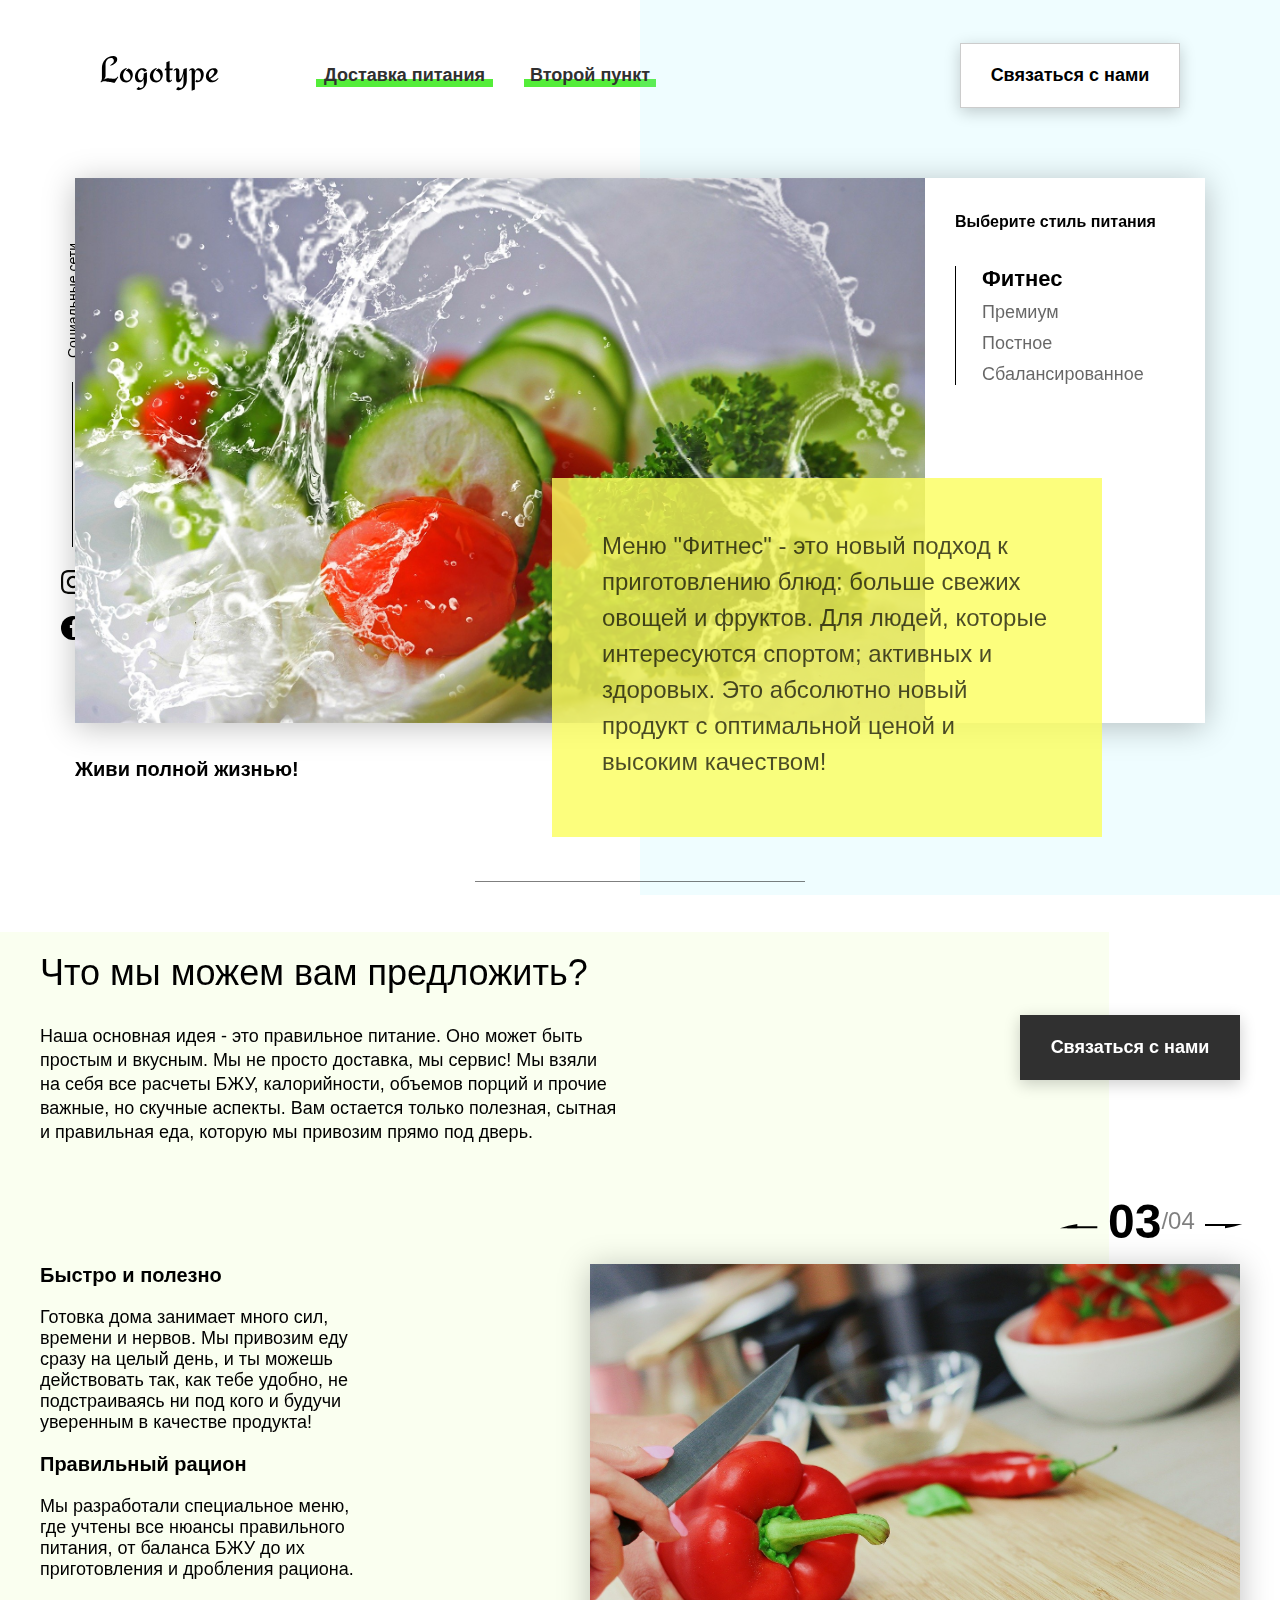
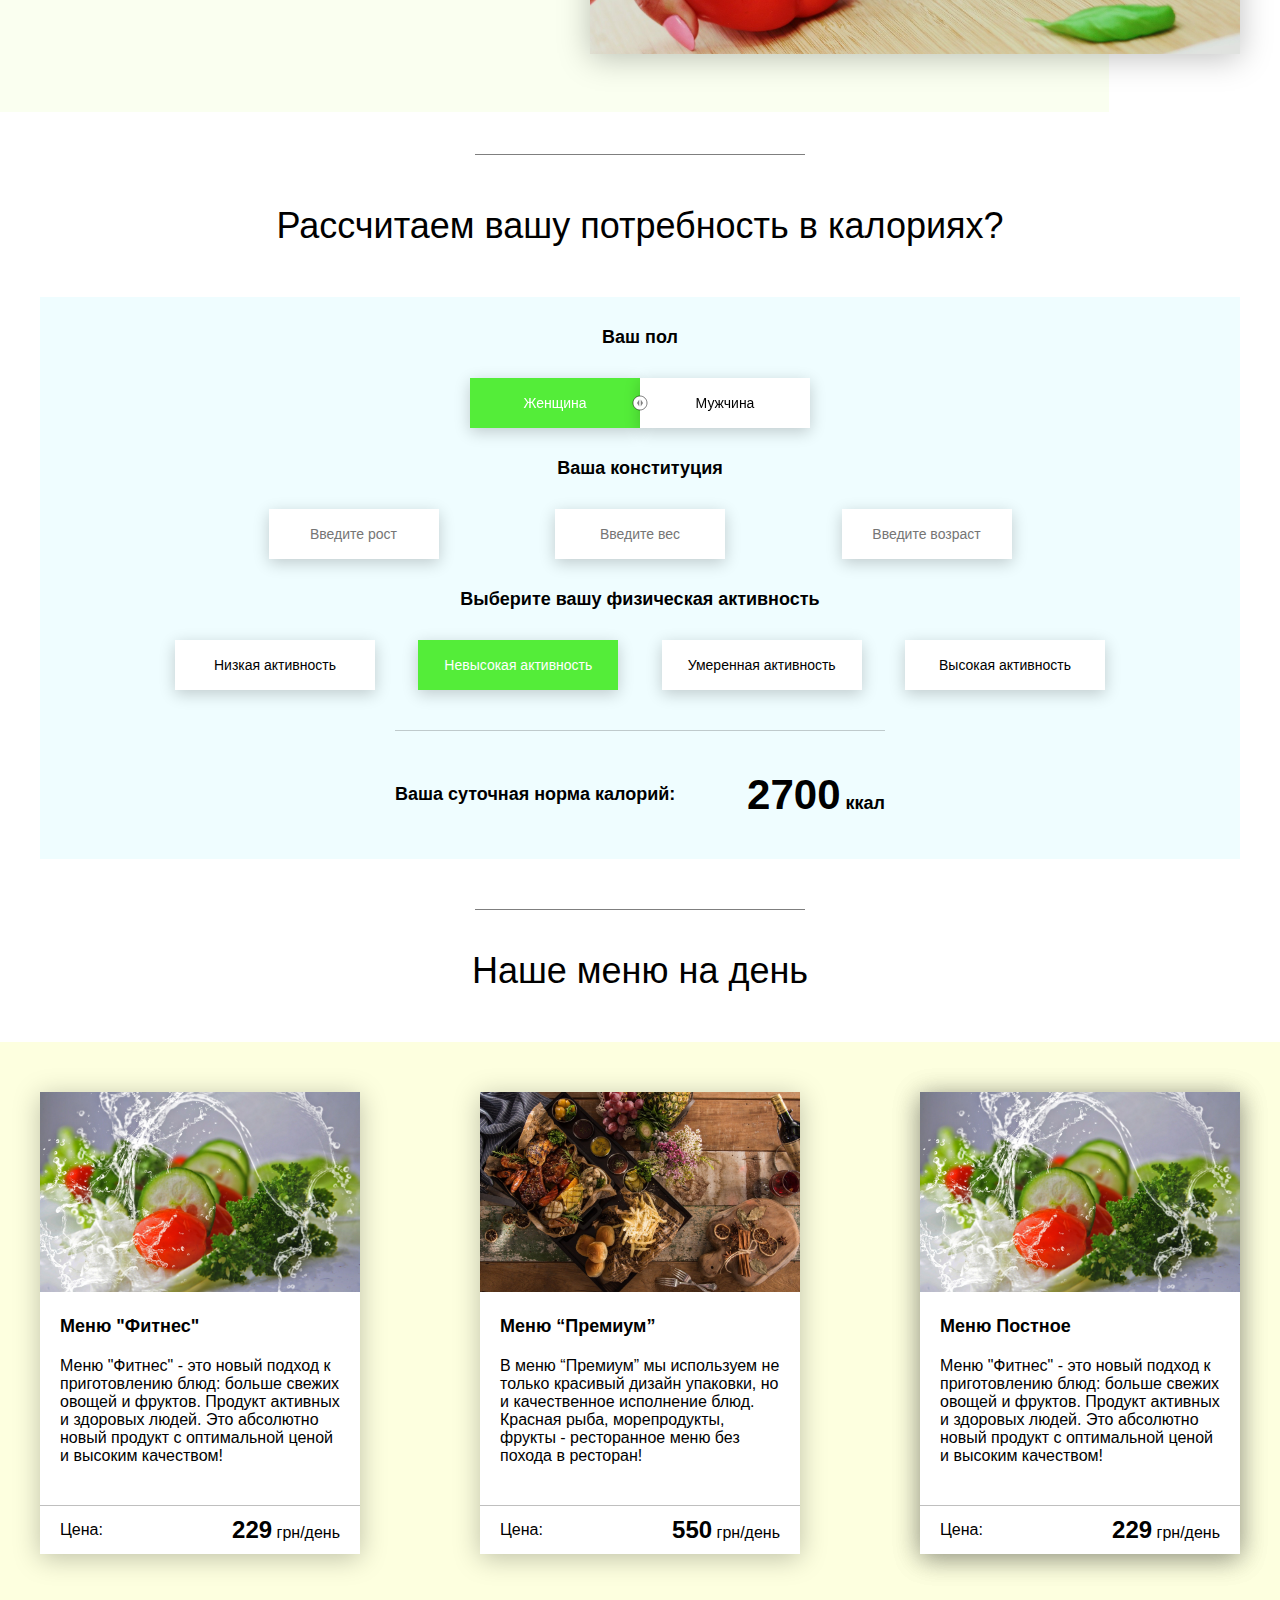
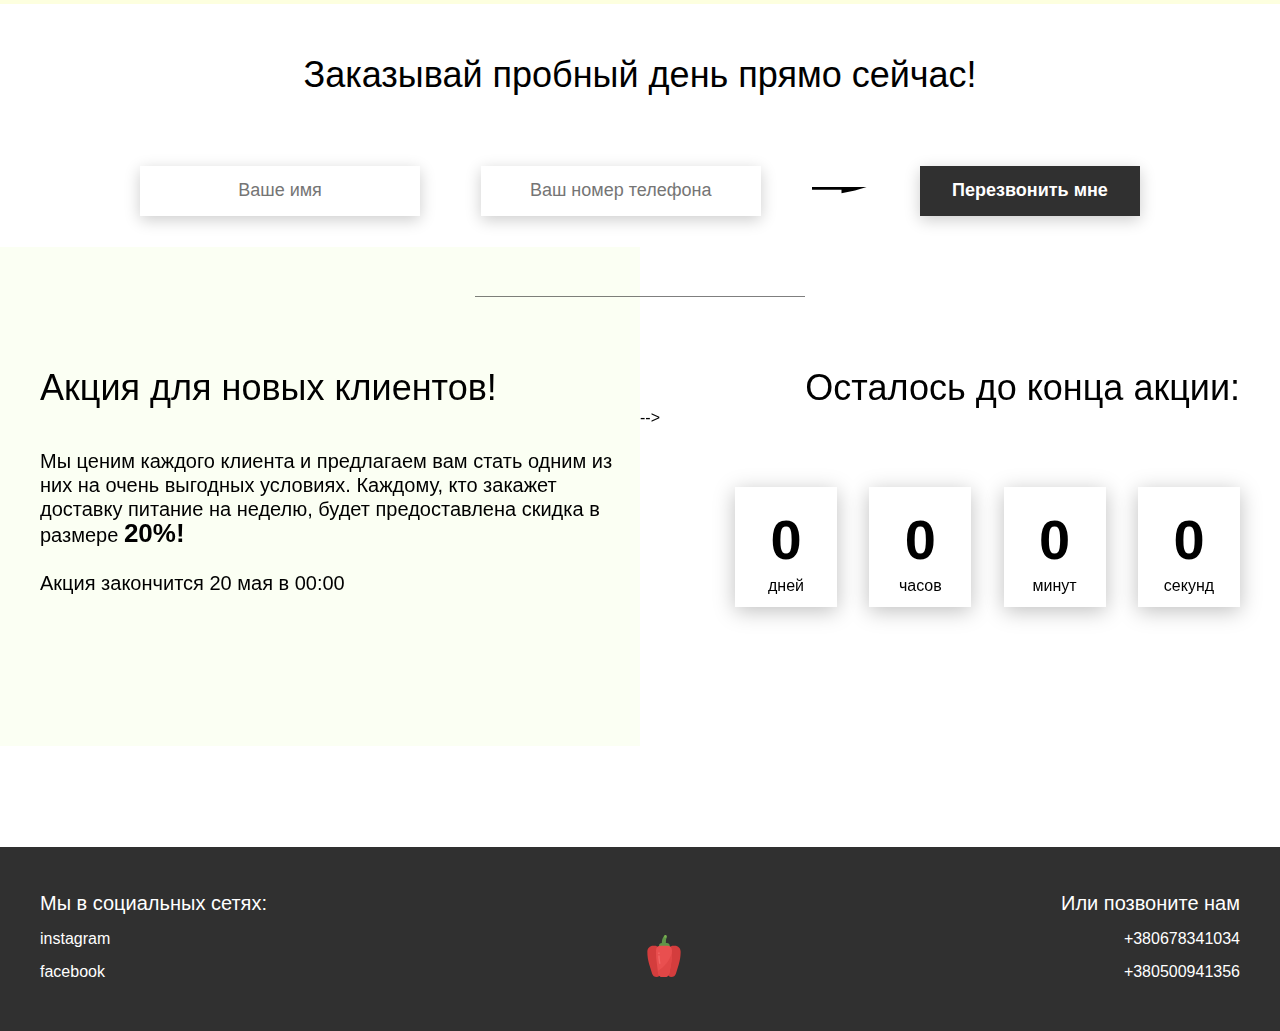
<file: Food/index.html>
<!DOCTYPE html>
<html lang="en">

<head>
    <meta charset="UTF-8">
    <meta name="viewport" content="width=device-width, initial-scale=1.0">
    <title>Food</title>
    <link rel="stylesheet" href="css/style.css">
</head>

<body>
    <header class="header">
        <div class="header__left-block">
            <div class="header__logo">
                <img src="icons/logo.svg" alt="Логотип">
            </div>
            <nav class="header__links">
                <a href="#" class="header__link">Доставка питания</a>
                <a href="#" class="header__link">Второй пункт</a>
            </nav>
        </div>
        <div class="header__right-block">
            <button data-modal class="btn btn_white">Связаться с нами</button>
        </div>
    </header>
    <div class="sidepanel">
        <div class="sidepanel__text"><span>Социальные сети</span></div>
        <div class="sidepanel__divider"></div>
        <a href="#" class="sidepanel__icon">
            <img src="icons/instagram.svg" alt="instagram">
        </a>
        <a href="#" class="sidepanel__icon">
            <img src="icons/facebook.svg" alt="facebook">
        </a>
    </div>

    <div class="preview">
        <div class="bgc_blue"></div>
        <div class="container">
            <div class="tabcontainer">
                <div class="tabcontent">
                    <img src="img/tabs/vegy.jpg" alt="vegy">
                    <div class="tabcontent__descr">
                        Меню "Фитнес" - это новый подход к приготовлению блюд: больше свежих овощей и фруктов. Для
                        людей, которые интересуются спортом; активных и здоровых. Это абсолютно новый продукт с
                        оптимальной ценой и высоким качеством!
                    </div>
                </div>
                <div class="tabcontent">
                    <img src="img/tabs/elite.jpg" alt="elite">
                    <div class="tabcontent__descr">
                        Меню “Премиум” - мы используем не только красивый дизайн упаковки, но и качественное исполнение
                        блюд. Красная рыба, морепродукты, фрукты - ресторанное меню без похода в ресторан!
                    </div>
                </div>
                <div class="tabcontent">
                    <img src="img/tabs/post.jpg" alt="post">
                    <div class="tabcontent__descr">
                        Наше специальное “Постное меню” - это тщательный подбор ингредиентов: полное отсутствие
                        продуктов животного происхождения. Полная гармония с собой и природой в каждом элементе! Все
                        будет Ом!
                    </div>
                </div>
                <div class="tabcontent">
                    <img src="img/tabs/hamburger.jpg" alt="vegy">
                    <div class="tabcontent__descr">
                        Меню "Сбалансированное" - это соответствие вашего рациона всем научным рекомендациям. Мы
                        тщательно просчитываем вашу потребность в к/б/ж/у и создаем лучшие блюда для вас.
                    </div>
                </div>
                <div class="tabheader">
                    <h3>Выберите стиль питания</h3>
                    <div class="tabheader__items">
                        <div class="tabheader__item tabheader__item_active">Фитнес</div>
                        <div class="tabheader__item">Премиум</div>
                        <div class="tabheader__item">Постное</div>
                        <div class="tabheader__item">Сбалансированное</div>
                    </div>
                </div>
            </div>
            <div class="preview__life">Живи полной жизнью!</div>
        </div>
    </div>

    <div class="divider"></div>

    <div class="offer">
        <div class="bgc_y"></div>
        <div class="container">
            <div class="offer__text">
                <h2 class="title">Что мы можем вам предложить?</h2>
                <div class="offer__descr">
                    Наша основная идея - это правильное питание. Оно может быть простым и вкусным. Мы не просто
                    доставка, мы сервис! Мы взяли на себя все расчеты БЖУ, калорийности, объемов порций и прочие важные,
                    но скучные аспекты. Вам остается только полезная, сытная и правильная еда, которую мы привозим прямо
                    под дверь.
                </div>
            </div>
            <div class="offer__action">
                <button data-modal class="btn btn_dark">Связаться с нами</button>
            </div>
        </div>
        <div class="container">
            <div class="offer__advantages">
                <h2>Быстро и полезно</h2>
                <div class="offer__advantages-text">
                    Готовка дома занимает много сил, времени и нервов. Мы привозим еду сразу на целый день, и ты можешь
                    действовать так, как тебе удобно, не подстраиваясь ни под кого и будучи уверенным в качестве
                    продукта!
                </div>
                <h2>Правильный рацион</h2>
                <div class="offer__advantages-text">
                    Мы разработали специальное меню, где учтены все нюансы правильного питания, от баланса БЖУ до их
                    приготовления и дробления рациона.
                </div>
            </div>
            <div class="offer__slider">
                <div class="offer__slider-counter">
                    <div class="offer__slider-prev">
                        <img src="icons/left.svg" alt="prev">
                    </div>
                    <span id="current">03</span>
                    /
                    <span id="total">04</span>
                    <div class="offer__slider-next">
                        <img src="icons/right.svg" alt="next">
                    </div>
                </div>
                <div class="offer__slider-wrapper">
                    <div class="offer__slide">
                        <img src="img/slider/pepper.jpg" alt="pepper">
                    </div>
                    <!-- <div class="offer__slide">
                        <img src="img/slider/food-12.jpg" alt="food">
                    </div>
                    <div class="offer__slide">
                        <img src="img/slider/olive-oil.jpg" alt="oil">
                    </div>
                    <div class="offer__slide">
                        <img src="img/slider/paprika.jpg" alt="paprika">
                    </div> -->
                </div>
            </div>
        </div>
    </div>

    <div class="divider"></div>

    <div class="calculating">
        <div class="container">
            <h2 class="title">Рассчитаем вашу потребность в калориях?
            </h2>
            <div class="calculating__field">
                <div class="calculating__subtitle">
                    Ваш пол
                </div>
                <div class="calculating__choose" id="gender">
                    <div class="calculating__choose-item calculating__choose-item_active">Женщина</div>
                    <div class="calculating__choose-item">Мужчина</div>
                </div>

                <div class="calculating__subtitle">
                    Ваша конституция
                </div>
                <div class="calculating__choose calculating__choose_medium">
                    <input type="text" id="height" placeholder="Введите рост" class="calculating__choose-item">
                    <input type="text" id="weight" placeholder="Введите вес" class="calculating__choose-item">
                    <input type="text" id="age" placeholder="Введите возраст" class="calculating__choose-item">
                </div>

                <div class="calculating__subtitle">
                    Выберите вашу физическая активность
                </div>
                <div class="calculating__choose calculating__choose_big">
                    <div id="low" class="calculating__choose-item">Низкая активность </div>
                    <div id="small" class="calculating__choose-item calculating__choose-item_active">Невысокая
                        активность</div>
                    <div id="medium" class="calculating__choose-item">Умеренная активность</div>
                    <div id="high" class="calculating__choose-item">Высокая активность</div>
                </div>

                <div class="calculating__divider"></div>

                <div class="calculating__total">
                    <div class="calculating__subtitle">
                        Ваша суточная норма калорий:
                    </div>
                    <div class="calculating__result">
                        <span>2700</span> ккал
                    </div>
                </div>
            </div>
        </div>
    </div>

    <div class="divider"></div>

    <div class="menu">
        <h2 class="title">Наше меню на день</h2>

        <div class="menu__field">
            <div id="cardWrapper" class="container">
                <div class="menu__item">
                    <img src="img/tabs/vegy.jpg" alt="vegy">
                    <h3 class="menu__item-subtitle">Меню "Фитнес"</h3>
                    <div class="menu__item-descr">Меню "Фитнес" - это новый подход к приготовлению блюд: больше свежих
                        овощей и фруктов. Продукт активных и здоровых людей. Это абсолютно новый продукт с оптимальной
                        ценой и высоким качеством!</div>
                    <div class="menu__item-divider"></div>
                    <div class="menu__item-price">
                        <div class="menu__item-cost">Цена:</div>
                        <div class="menu__item-total"><span>229</span> грн/день</div>
                    </div>
                </div>
                <div class="menu__item">
                    <img src="img/tabs/elite.jpg" alt="elite">
                    <h3 class="menu__item-subtitle">Меню “Премиум”</h3>
                    <div class="menu__item-descr">В меню “Премиум” мы используем не только красивый дизайн упаковки, но
                        и качественное исполнение блюд. Красная рыба, морепродукты, фрукты - ресторанное меню без похода
                        в ресторан!</div>
                    <div class="menu__item-divider"></div>
                    <div class="menu__item-price">
                        <div class="menu__item-cost">Цена:</div>
                        <div class="menu__item-total"><span>550</span> грн/день</div>
                    </div>
                </div>
            
            </div>
        </div>
    </div>


    <div class="order">
        <div class="container">
            <div class="title">Заказывай пробный день прямо сейчас!</div>
            <form action="#" class="order__form">
                <input required placeholder="Ваше имя" name="name" type="text" class="order__input">
                <input required placeholder="Ваш номер телефона" name="phone" type="phone" class="order__input">
                <img src="icons/right.svg" alt="right">
                <button class="btn btn_dark btn_min">Перезвонить мне</button>
            </form>
        </div>
    </div>

    <div class="divider"></div>

    <div class="promotion">
        <div class="bgc_y"></div>
        <div class="container">
            <div class="promotion__text">
                <div class="title">Акция для новых клиентов!</div>
                <div class="promotion__descr">
                    Мы ценим каждого клиента и предлагаем вам стать одним из них на очень выгодных условиях.
                    Каждому, кто закажет доставку питание на неделю, будет предоставлена скидка в размере
                    <span>20%!</span>
                    <br><br>
                    Акция закончится 20 мая в 00:00
                </div>
            </div>
            <div class="promotion__timer">
                <div class="title">Осталось до конца акции:</div>-->
                <div class="timer">
                    <div class="timer__block">
                        <span id="days">12</span>
                        дней
                    </div>
                    <div class="timer__block">
                        <span id="hours">20</span>
                        часов
                    </div>
                    <div class="timer__block">
                        <span id="minutes">56</span>
                        минут
                    </div>
                    <div class="timer__block">
                        <span id="seconds">20</span>
                        секунд
                    </div>
                </div>
            </div>
        </div>
    </div>

    <footer class="footer">
        <div class="container">
            <div class="social">
                <div class="subtitle">Мы в социальных сетях:</div>
                <a href="#" class="link">instagram</a>
                <a href="#" class="link">facebook</a>
            </div>
            <div class="pepper">
                <img src="icons/veg.svg" alt="pepper">
            </div>
            <div class="call">
                <div class="subtitle">Или позвоните нам</div>
                <a href="#" class="link">+380678341034</a>
                <a href="#" class="link">+380500941356</a>
            </div>
        </div>
    </footer>

    <div class="modal">
        <div class="modal__dialog">
            <div class="modal__content">
                <form action="#">
                    <div class="modal__close">&times;</div>
                    <div class="modal__title">Мы свяжемся с вами как можно быстрее!</div>
                    <input required placeholder="Ваше имя" name="name" type="text" class="modal__input">
                    <input required placeholder="Ваш номер телефона" name="phone" type="phone" class="modal__input">
                    <button class="btn btn_dark btn_min">Перезвонить мне</button>
                </form>
            </div>
        </div>
    </div>

    <script src="js/app.js"></script>
</body>

</html>
</file>
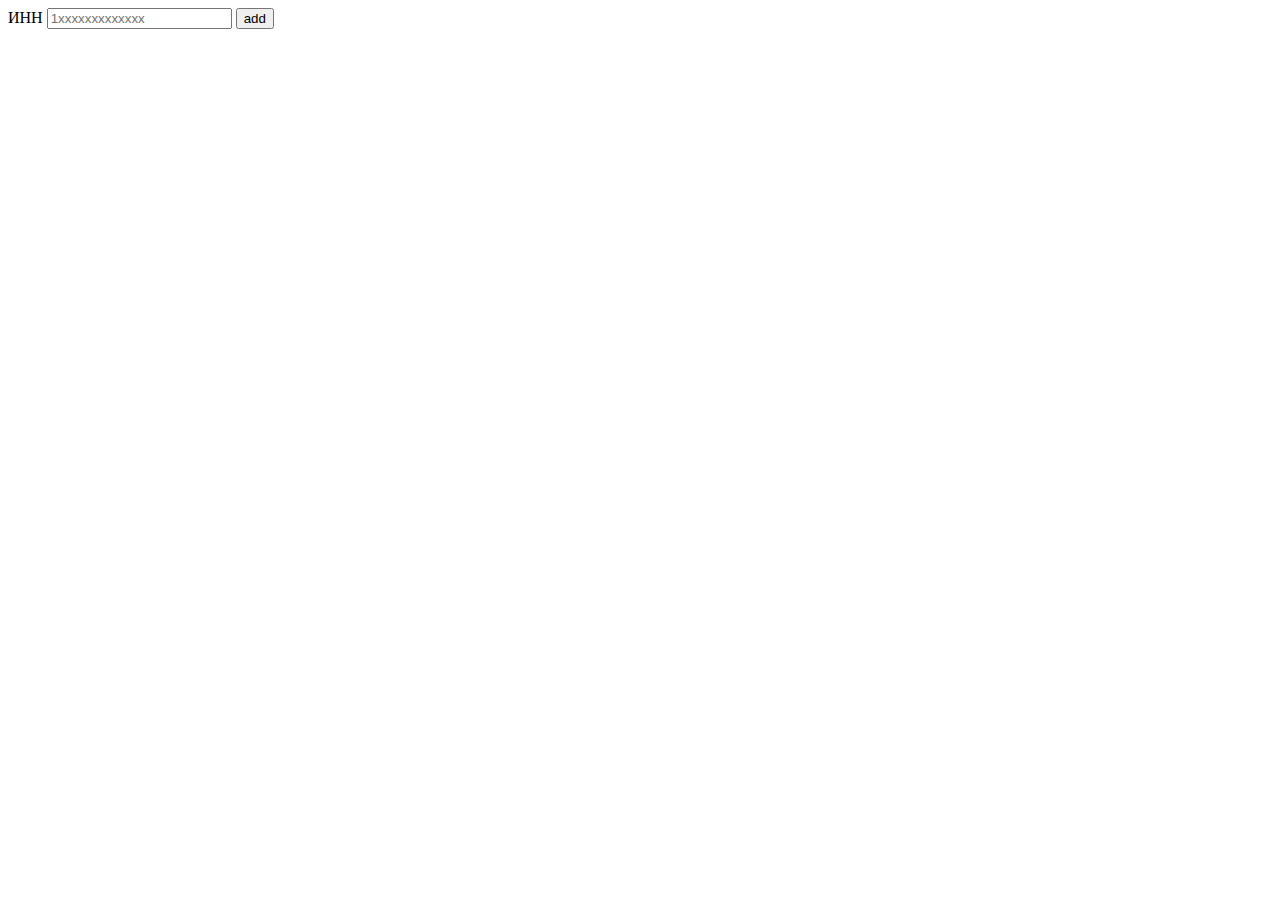
<file: HW2/index.html>
<!DOCTYPE html>
<html lang="en">
<head>
    <meta charset="UTF-8">
    <meta http-equiv="X-UA-Compatible" content="IE=edge">
    <meta name="viewport" content="width=device-width, initial-scale=1.0">
    <title>Document</title>
</head>
<body>
    <label for="inn">ИНН</label>
    <input type="text" placeholder="1xxxxxxxxxxxxx" id="inn">
    <button id="btn">add</button>
    <span id="result"></span>



    <script src="index.js"></script>
</body>
</html>
</file>
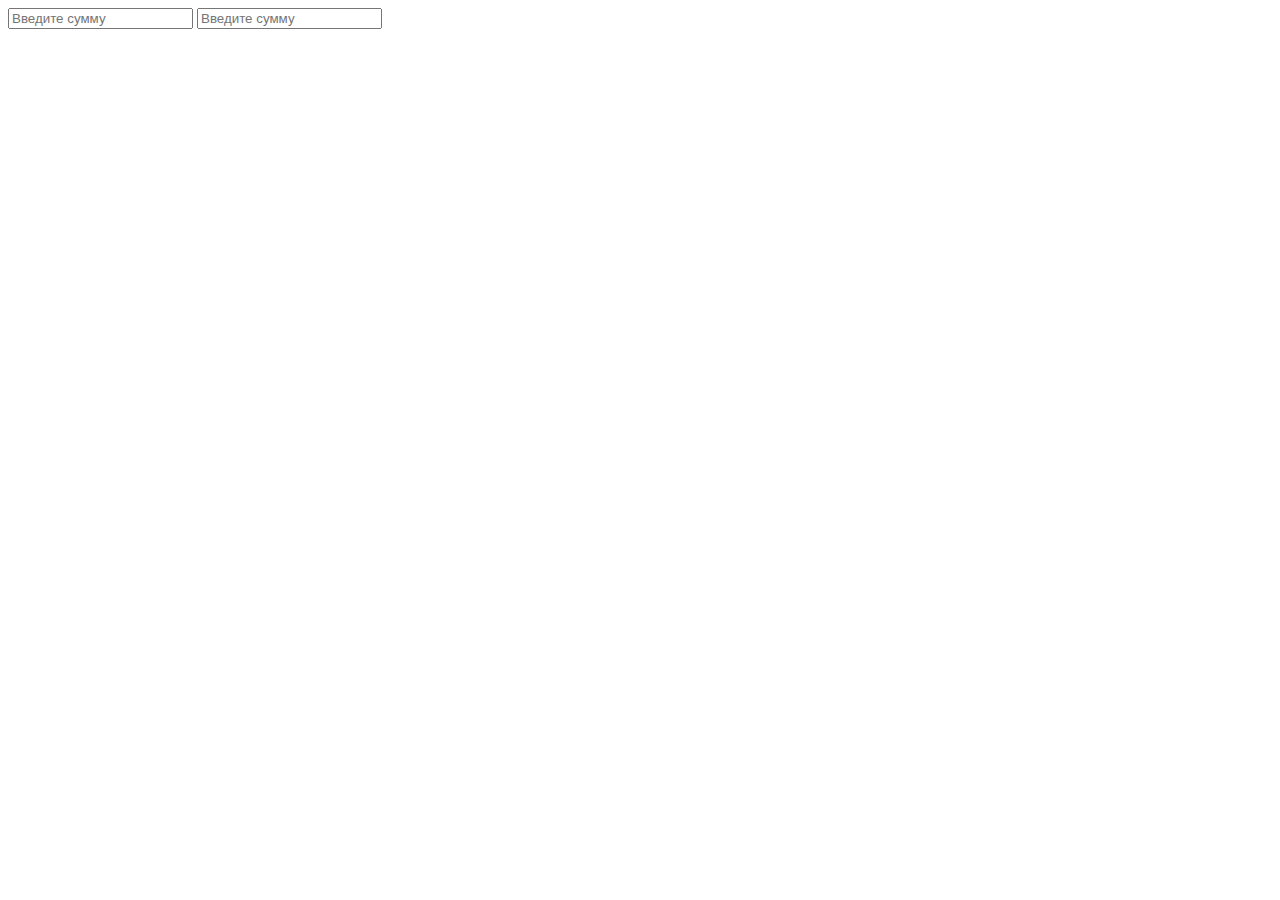
<file: HW4/index.html>
<!DOCTYPE html>
<html lang="en">

<head>
    <meta charset="UTF-8">
    <meta http-equiv="X-UA-Compatible" content="IE=edge">
    <meta name="viewport" content="width=device-width, initial-scale=1.0">
    <title>Document</title>
</head>

<body>

    <input id="RUB" type="text" placeholder="Введите сумму">
    <input id="USD" type="text" placeholder="Введите сумму">


    <script src="main.js"></script>
</body>

</html>
</file>
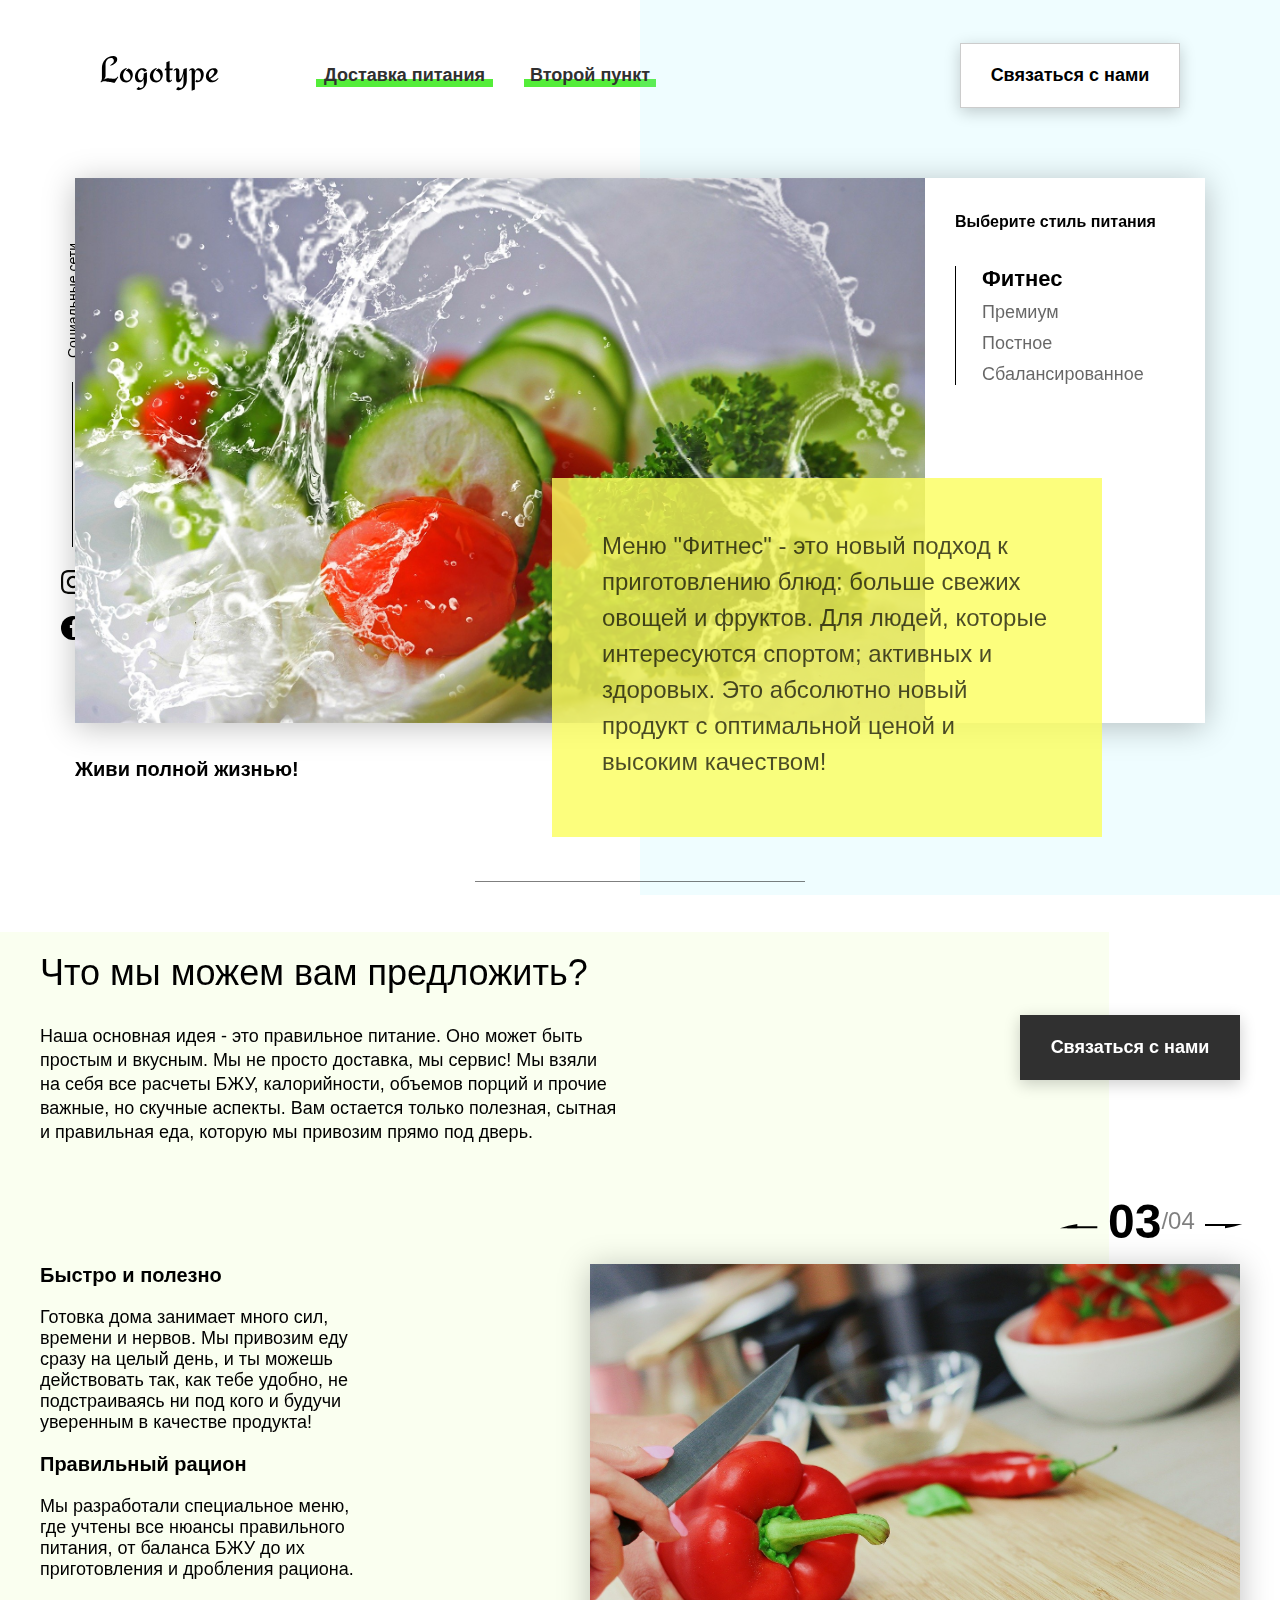
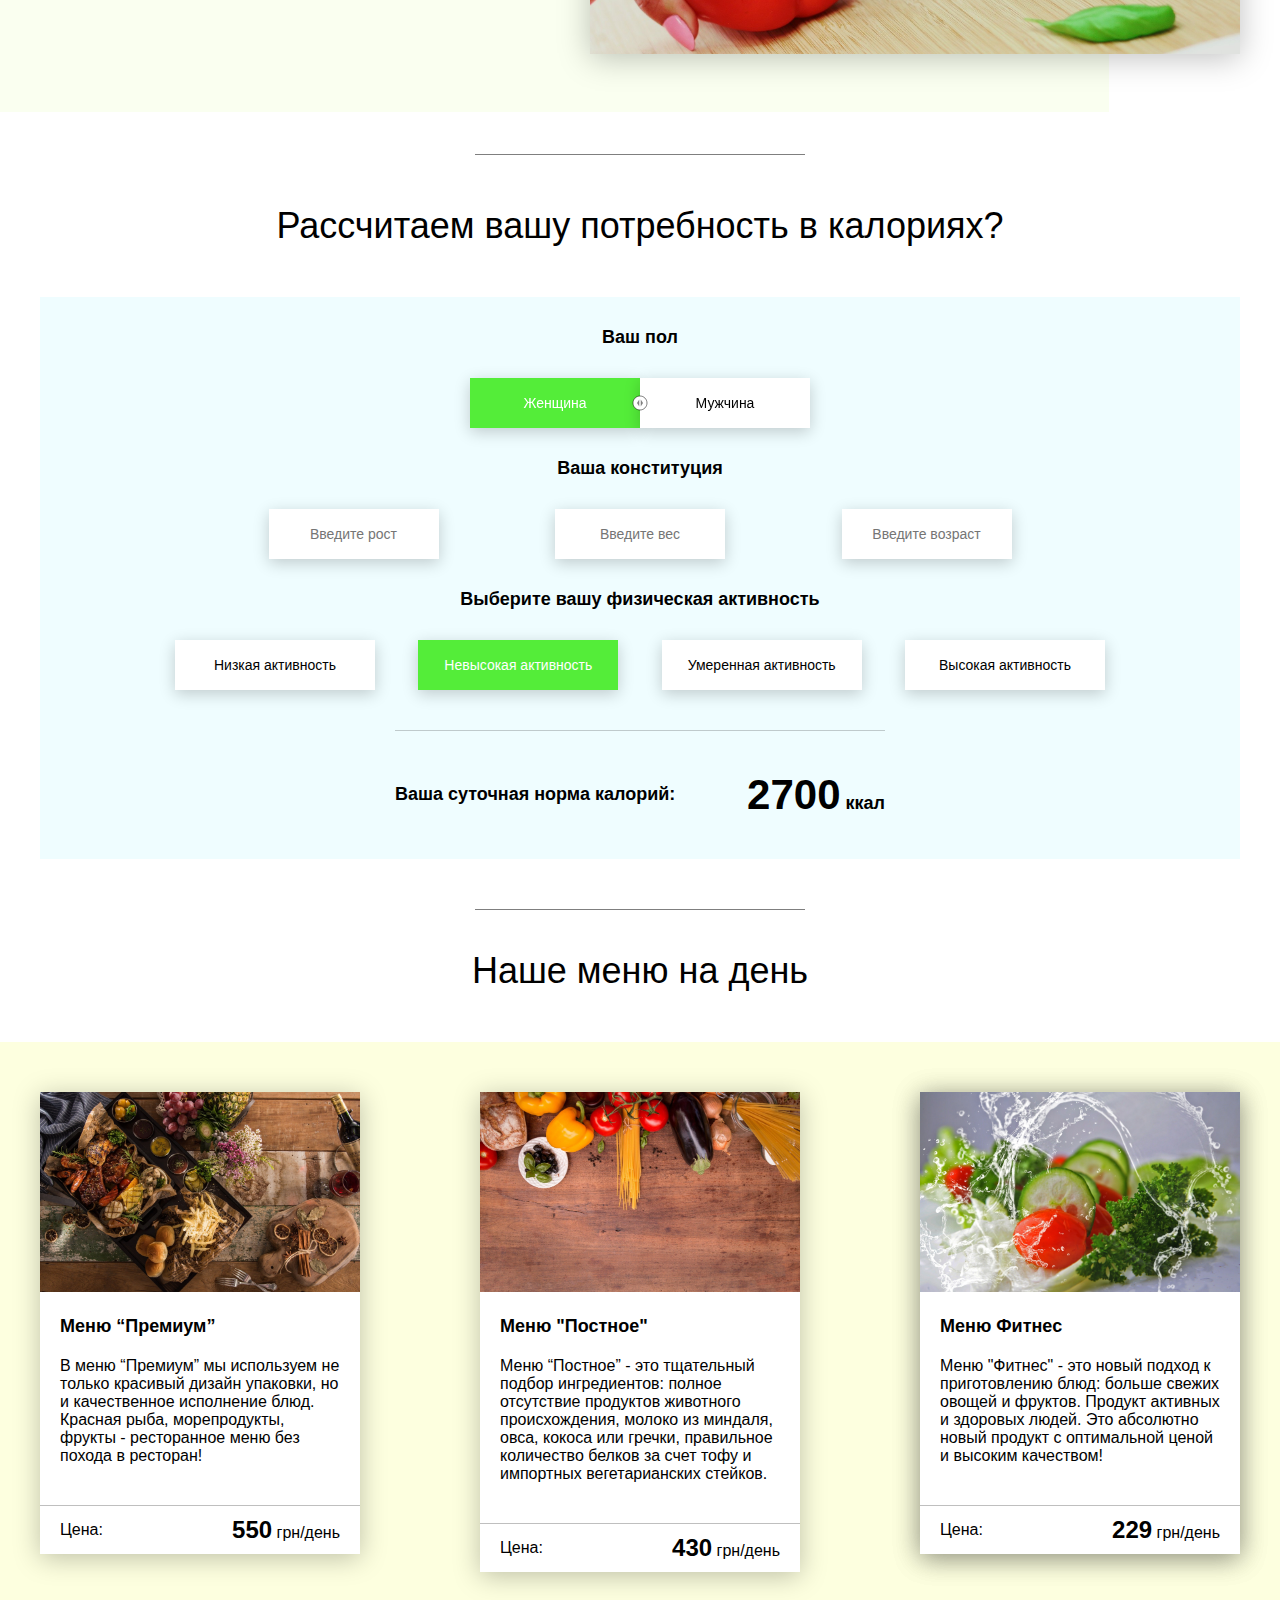
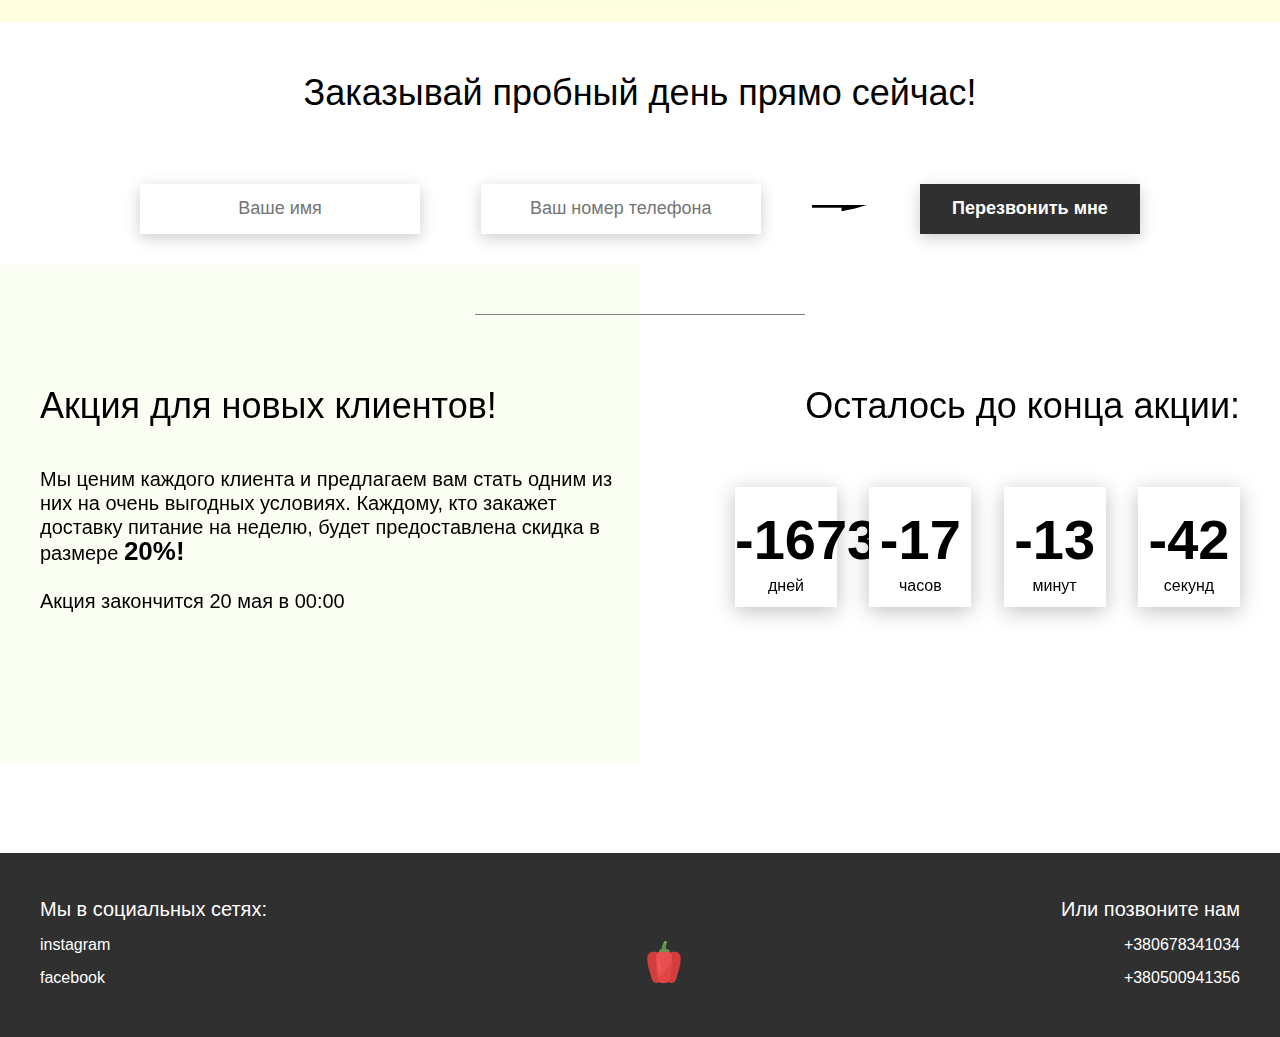
<file: HW5/index.html>
<!DOCTYPE html>
<html lang="en">
<head>
	<meta charset="UTF-8">
	<meta name="viewport" content="width=device-width, initial-scale=1.0">
	<title>Food</title>
	<link rel="stylesheet" href="css/style.css">
</head>
<body>
<header class="header">
	<div class="header__left-block">
		<div class="header__logo">
			<img src="icons/logo.svg" alt="Логотип">
		</div>
		<nav class="header__links">
			<a href="#" class="header__link">Доставка питания</a>
			<a href="#" class="header__link">Второй пункт</a>
		</nav>
	</div>
	<div class="header__right-block">
		<button data-modal class="btn btn_white">Связаться с нами</button>
	</div>
</header>
<div class="sidepanel">
	<div class="sidepanel__text"><span>Социальные сети</span></div>
	<div class="sidepanel__divider"></div>
	<a href="#" class="sidepanel__icon">
		<img src="icons/instagram.svg" alt="instagram">
	</a>
	<a href="#" class="sidepanel__icon">
		<img src="icons/facebook.svg" alt="facebook">
	</a>
</div>

<div class="preview">
	<div class="bgc_blue"></div>
	<div class="container">
		<div class="tabcontainer">
			<div class="tabcontent">
				<img src="img/tabs/vegy.jpg" alt="vegy">
				<div class="tabcontent__descr">
					Меню "Фитнес" - это новый подход к приготовлению блюд: больше свежих овощей и фруктов. Для людей,
					которые интересуются спортом; активных и здоровых. Это абсолютно новый продукт с оптимальной ценой и
					высоким качеством!
				</div>
			</div>
			<div class="tabcontent">
				<img src="img/tabs/elite.jpg" alt="elite">
				<div class="tabcontent__descr">
					Меню “Премиум” - мы используем не только красивый дизайн упаковки, но и качественное исполнение
					блюд. Красная рыба, морепродукты, фрукты - ресторанное меню без похода в ресторан!
				</div>
			</div>
			<div class="tabcontent">
				<img src="img/tabs/post.jpg" alt="post">
				<div class="tabcontent__descr">
					Наше специальное “Постное меню” - это тщательный подбор ингредиентов: полное отсутствие продуктов
					животного происхождения. Полная гармония с собой и природой в каждом элементе! Все будет Ом!
				</div>
			</div>
			<div class="tabcontent">
				<img src="img/tabs/hamburger.jpg" alt="vegy">
				<div class="tabcontent__descr">
					Меню "Сбалансированное" - это соответствие вашего рациона всем научным рекомендациям. Мы тщательно
					просчитываем вашу потребность в к/б/ж/у и создаем лучшие блюда для вас.
				</div>
			</div>
			<div class="tabheader">
				<h3>Выберите стиль питания</h3>
				<div class="tabheader__items">
					<div class="tabheader__item tabheader__item_active">Фитнес</div>
					<div class="tabheader__item">Премиум</div>
					<div class="tabheader__item">Постное</div>
					<div class="tabheader__item">Сбалансированное</div>
				</div>
			</div>
		</div>
		<div class="preview__life">Живи полной жизнью!</div>
	</div>
</div>

<div class="divider"></div>

<div class="offer">
	<div class="bgc_y"></div>
	<div class="container">
		<div class="offer__text">
			<h2 class="title">Что мы можем вам предложить?</h2>
			<div class="offer__descr">
				Наша основная идея - это правильное питание. Оно может быть простым и вкусным. Мы не просто доставка, мы
				сервис! Мы взяли на себя все расчеты БЖУ, калорийности, объемов порций и прочие важные, но скучные
				аспекты. Вам остается только полезная, сытная и правильная еда, которую мы привозим прямо под дверь.
			</div>
		</div>
		<div class="offer__action">
			<button data-modal class="btn btn_dark">Связаться с нами</button>
		</div>
	</div>
	<div class="container">
		<div class="offer__advantages">
			<h2>Быстро и полезно</h2>
			<div class="offer__advantages-text">
				Готовка дома занимает много сил, времени и нервов. Мы привозим еду сразу на целый день, и ты можешь
				действовать так, как тебе удобно, не подстраиваясь ни под кого и будучи уверенным в качестве продукта!
			</div>
			<h2>Правильный рацион</h2>
			<div class="offer__advantages-text">
				Мы разработали специальное меню, где учтены все нюансы правильного питания, от баланса БЖУ до их
				приготовления и дробления рациона.
			</div>
		</div>
		<div class="offer__slider">
			<div class="offer__slider-counter">
				<div class="offer__slider-prev">
					<img src="icons/left.svg" alt="prev">
				</div>
				<span id="current">03</span>
				/
				<span id="total">04</span>
				<div class="offer__slider-next">
					<img src="icons/right.svg" alt="next">
				</div>
			</div>
			<div class="offer__slider-wrapper">
				<div class="offer__slide">
					<img src="img/slider/pepper.jpg" alt="pepper">
				</div>
				<!-- <div class="offer__slide">
					<img src="img/slider/food-12.jpg" alt="food">
				</div>
				<div class="offer__slide">
					<img src="img/slider/olive-oil.jpg" alt="oil">
				</div>
				<div class="offer__slide">
					<img src="img/slider/paprika.jpg" alt="paprika">
				</div> -->
			</div>
		</div>
	</div>
</div>

<div class="divider"></div>

<div class="calculating">
	<div class="container">
		<h2 class="title">Рассчитаем вашу потребность в калориях?
		</h2>
		<div class="calculating__field">
			<div class="calculating__subtitle">
				Ваш пол
			</div>
			<div class="calculating__choose" id="gender">
				<div class="calculating__choose-item calculating__choose-item_active">Женщина</div>
				<div class="calculating__choose-item">Мужчина</div>
			</div>

			<div class="calculating__subtitle">
				Ваша конституция
			</div>
			<div class="calculating__choose calculating__choose_medium">
				<input type="text" id="height" placeholder="Введите рост" class="calculating__choose-item">
				<input type="text" id="weight" placeholder="Введите вес" class="calculating__choose-item">
				<input type="text" id="age" placeholder="Введите возраст" class="calculating__choose-item">
			</div>

			<div class="calculating__subtitle">
				Выберите вашу физическая активность
			</div>
			<div class="calculating__choose calculating__choose_big">
				<div id="low" class="calculating__choose-item">Низкая активность</div>
				<div id="small" class="calculating__choose-item calculating__choose-item_active">Невысокая активность
				</div>
				<div id="medium" class="calculating__choose-item">Умеренная активность</div>
				<div id="high" class="calculating__choose-item">Высокая активность</div>
			</div>

			<div class="calculating__divider"></div>

			<div class="calculating__total">
				<div class="calculating__subtitle">
					Ваша суточная норма калорий:
				</div>
				<div class="calculating__result">
					<span>2700</span> ккал
				</div>
			</div>
		</div>
	</div>
</div>

<div class="divider"></div>

<div class="menu">
	<h2 class="title">Наше меню на день</h2>

	<div class="menu__field">
		<div id="cardWrapper" class="container">
			<div class="menu__item">
				<img src="img/tabs/elite.jpg" alt="elite">
				<h3 class="menu__item-subtitle">Меню “Премиум”</h3>
				<div class="menu__item-descr">В меню “Премиум” мы используем не только красивый дизайн упаковки, но и
					качественное исполнение блюд. Красная рыба, морепродукты, фрукты - ресторанное меню без похода в
					ресторан!
				</div>
				<div class="menu__item-divider"></div>
				<div class="menu__item-price">
					<div class="menu__item-cost">Цена:</div>
					<div class="menu__item-total"><span>550</span> грн/день</div>
				</div>
			</div>
			<div class="menu__item">
				<img src="img/tabs/post.jpg" alt="post">
				<h3 class="menu__item-subtitle">Меню "Постное"</h3>
				<div class="menu__item-descr">Меню “Постное” - это тщательный подбор ингредиентов: полное отсутствие
					продуктов животного происхождения, молоко из миндаля, овса, кокоса или гречки, правильное количество
					белков за счет тофу и импортных вегетарианских стейков.
				</div>
				<div class="menu__item-divider"></div>
				<div class="menu__item-price">
					<div class="menu__item-cost">Цена:</div>
					<div class="menu__item-total"><span>430</span> грн/день</div>
				</div>
			</div>
		</div>
	</div>
</div>

<div class="order">
	<div class="container">
		<div class="title">Заказывай пробный день прямо сейчас!</div>
		<form action="#" class="order__form">
			<input required placeholder="Ваше имя" name="name" type="text" class="order__input">
			<input required placeholder="Ваш номер телефона" name="phone" type="phone" class="order__input">
			<img src="icons/right.svg" alt="right">
			<button class="btn btn_dark btn_min">Перезвонить мне</button>
		</form>
	</div>
</div>

<div class="divider"></div>

<div class="promotion">
	<div class="bgc_y"></div>
	<div class="container">
		<div class="promotion__text">
			<div class="title">Акция для новых клиентов!</div>
			<div class="promotion__descr">
				Мы ценим каждого клиента и предлагаем вам стать одним из них на очень выгодных условиях.
				Каждому, кто закажет доставку питание на неделю, будет предоставлена скидка в размере <span>20%!</span>
				<br><br>
				Акция закончится 20 мая в 00:00
			</div>
		</div>
		<div class="promotion__timer">
			<div class="title">Осталось до конца акции:</div>
			<div class="timer">
				<div class="timer__block">
					<span id="days">12</span>
					дней
				</div>
				<div class="timer__block">
					<span id="hours">20</span>
					часов
				</div>
				<div class="timer__block">
					<span id="minutes">56</span>
					минут
				</div>
				<div class="timer__block">
					<span id="seconds">20</span>
					секунд
				</div>
			</div>
		</div>
	</div>
</div>

<footer class="footer">
	<div class="container">
		<div class="social">
			<div class="subtitle">Мы в социальных сетях:</div>
			<a href="#" class="link">instagram</a>
			<a href="#" class="link">facebook</a>
		</div>
		<div class="pepper">
			<img src="icons/veg.svg" alt="pepper">
		</div>
		<div class="call">
			<div class="subtitle">Или позвоните нам</div>
			<a href="#" class="link">+380678341034</a>
			<a href="#" class="link">+380500941356</a>
		</div>
	</div>
</footer>

<div class="modal">
	<div class="modal__dialog">
		<div class="modal__content">
			<form action="#">
				<div class="modal__close">&times;</div>
				<div class="modal__title">Мы свяжемся с вами как можно быстрее!</div>
				<input required placeholder="Ваше имя" name="name" type="text" class="modal__input">
				<input required placeholder="Ваш номер телефона" name="phone" type="phone" class="modal__input">
				<button class="btn btn_dark btn_min">Перезвонить мне</button>
			</form>
		</div>
	</div>
</div>
<script src="js/main.js"></script>
</body>
</html>
</file>
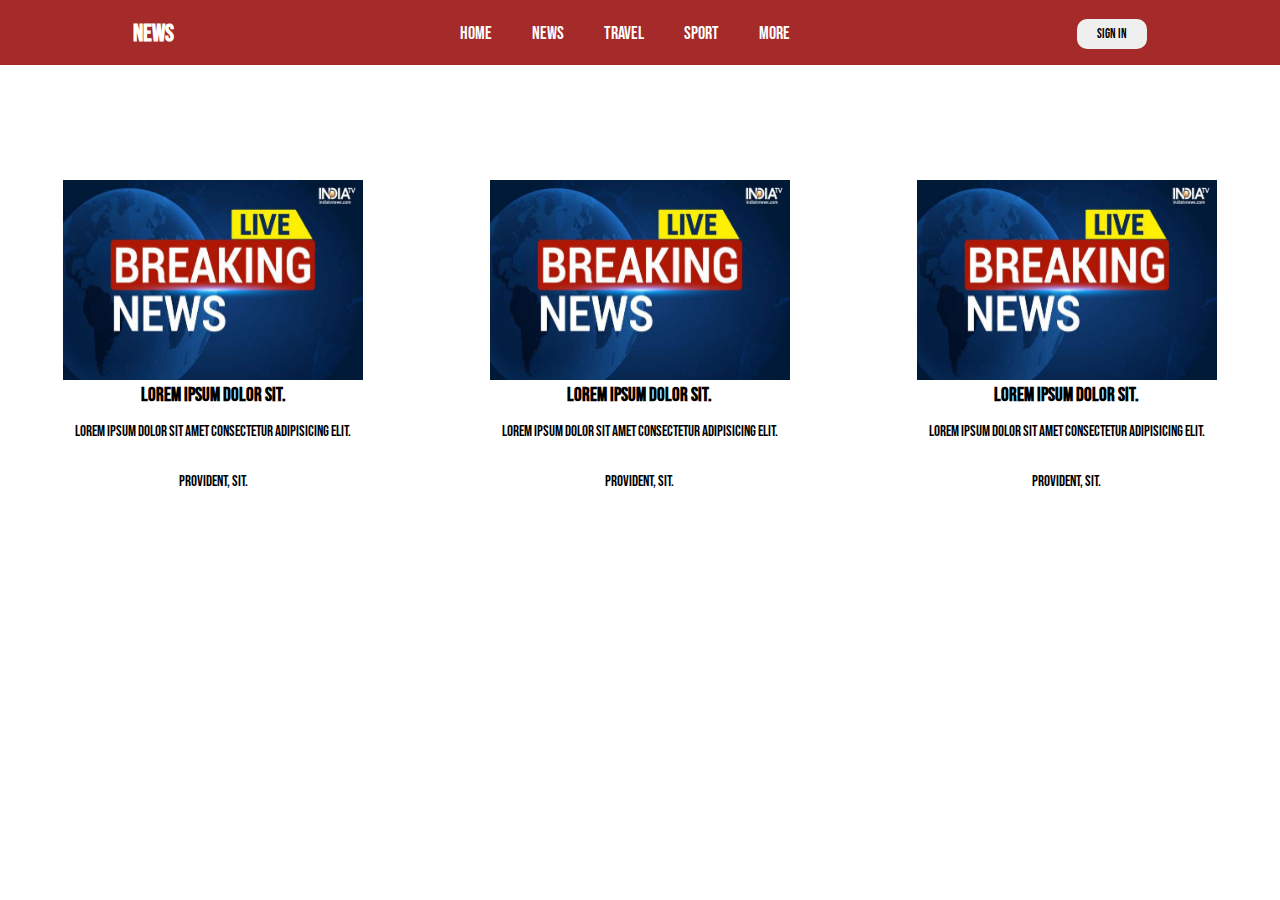
<file: HW7/index.html>
<!DOCTYPE html>
<html lang="en">

<head>
    <meta charset="UTF-8">
    <meta http-equiv="X-UA-Compatible" content="IE=edge">
    <meta name="viewport" content="width=device-width, initial-scale=1.0">
    <title>NEWS</title>
    <link rel="preconnect" href="https://fonts.googleapis.com">
    <link rel="preconnect" href="https://fonts.gstatic.com" crossorigin>
    <link href="https://fonts.googleapis.com/css2?family=Bebas+Neue&display=swap" rel="stylesheet">
    <link rel="stylesheet" href="css/style.css">
</head>

<body>
    <div class="wrapper">
        <div class="container">
            <header class="header">
                <a class="logo" href="#">
                    <h2>NEWS</h2>
                </a>
                <ul>
                    <li><a href="#">Home</a></li>
                    <li><a href="#">News</a></li>
                    <li><a href="#">Travel</a></li>
                    <li><a href="#">Sport</a></li>
                    <li><a href="#">More</a></li>
                </ul>
                <button class="btn">Sign In</button>
            </header>

            <div class="blocks">
                <div class="news">
                    <img src="img/breaking news.jpg" alt="">
                    <h3 class="title">Lorem ipsum dolor sit.</h3>
                    <p class="descr">Lorem ipsum dolor sit amet consectetur adipisicing elit. Provident, sit.</p>
                </div>
                <div class="news">
                    <img src="img/breaking news.jpg" alt="">
                    <h3 class="title">Lorem ipsum dolor sit.</h3>
                    <p class="descr"> Lorem ipsum dolor sit amet consectetur adipisicing elit. Provident, sit.</p>
                </div>
                <div class="news">
                    <img src="img/breaking news.jpg" alt="">
                    <h3 class="title">Lorem ipsum dolor sit.</h3>
                    <p class="descr"> Lorem ipsum dolor sit amet consectetur adipisicing elit. Provident, sit.</p>
                </div>
            </div>
        </div>
    </div>
    <script src="js/app.js"></script>
</body>

</html>
</file>
<file: Food/css/style.css>
* {
    box-sizing: border-box;
    margin: 0;
    padding: 0;
    font-family: Roboto, sans-serif;
}

a {
    text-decoration: none;
}

.btn {
    width: 220px;
    height: 65px;
    display: flex;
    justify-content: center;
    align-items: center;
    background-color: #fff;
    font-size: 18px;
    font-weight: 700;
    border: 1px solid rgba(0, 0, 0, 0.2);
    box-shadow: 0 4px 15px rgba(0, 0, 0, 0.2);
    cursor: pointer;
    transition: 0.3s all;
    outline: 0;
}

.btn_white {
    background-color: #fff;
}

.btn_dark {
    background-color: #303030;
    color: #fff;
    border: none;
}

.btn_min {
    height: 50px;
}

.btn:hover {
    box-shadow: 0 4px 30px rgba(0, 0, 0, 0.3);
}

.container {
    max-width: 1200px;
    margin: 0 auto;
}

.divider {
    width: 330px;
    height: 1px;
    margin: 0 auto;
    background-color: rgba(0, 0, 0, 0.5);
}

.title {
    font-size: 36px;
    font-weight: 400;
}

.header {
    display: flex;
    justify-content: space-between;
    align-items: center;
    height: 150px;
    padding: 0 100px;
}

.header__left-block {
    display: flex;
    justify-content: space-between;
    min-width: 550px;
}

.header__logo {
    max-width: 170px;
}

.header__logo img {
    width: 100%;
}

.header__links {
    display: flex;
    align-items: center;
}

.header__link {
    position: relative;
    margin-right: 45px;
    font-weight: 700;
    font-size: 18px;
    color: #303030;
}

.header__link:after {
    content: "";
    position: absolute;
    display: block;
    width: 110%;
    left: -5%;
    bottom: -1px;
    z-index: -1;
    height: 8px;
    background: #54ed39;
}

.header__link:last-child {
    margin-right: 0;
}

.sidepanel {
    position: fixed;
    left: 60px;
    top: 240px;
    height: 400px;
    width: 25px;
    display: flex;
    flex-direction: column;
    justify-content: space-between;
    align-items: center;
}

.sidepanel__text {
    width: 120px;
    height: 120px;
    font-size: 14px;
}

.sidepanel__text span {
    display: flex;
    transform: rotate(-90deg) translateX(-50px);
}

.sidepanel__divider {
    width: 1px;
    height: 165px;
    background-color: #000;
}

.sidepanel__icon {
    width: 24px;
    height: 24px;
}

.sidepanel__icon img {
    width: 100%;
}

.preview {
    padding: 28px 0 100px 0;
    position: relative;
}

.preview__life {
    font-weight: 700;
    font-size: 20px;
    margin-left: 35px;
    margin-top: 35px;
}

.bgc_blue {
    position: absolute;
    right: 0;
    top: -155px;
    width: 50vw;
    height: 900px;
    background: rgba(146, 242, 255, 0.15);
    z-index: -1;
}

.tabcontainer {
    display: flex;
    width: 1130px;
    margin: 0 auto;
    box-shadow: 0 4px 30px rgba(0, 0, 0, 0.25);
}

.tabcontent {
    width: 850px;
    position: relative;
}

.tabcontent img {
    width: 100%;
    height: 100%;
    object-fit: cover;
}

.tabcontent__descr {
    position: absolute;
    top: 300px;
    right: -177px;
    width: 550px;
    height: 359px;
    background: rgba(251, 254, 93, 0.8);
    padding: 50px;
    font-size: 24px;
    font-weight: 300;
    line-height: 36px;
    color: rgba(0, 0, 0, 0.7);
}

.tabheader {
    width: 280px;
    padding: 35px 30px;
    background-color: #fff;
}

.tabheader h3 {
    font-weight: 700;
    font-size: 16px;
}

.tabheader__items {
    margin-top: 35px;
    padding-left: 26px;
    border-left: 1px solid #000;
}

.tabheader__item {
    font-weight: 700;
    font-size: 18px;
    font-weight: 300;
    margin-top: 10px;
    color: rgba(0, 0, 0, 0.6);
    cursor: pointer;
    transition: 0.3s all;
}

.tabheader__item_active {
    color: #000;
    font-size: 22px;
    font-weight: 700;
}

.offer {
    padding: 70px 0 100px 0;
    position: relative;
}

.offer .container {
    display: flex;
    justify-content: space-between;
}

.offer .bgc_y {
    position: absolute;
    width: 1109px;
    height: 780px;
    background: rgba(243, 255, 222, 0.45);
    z-index: -1;
    top: 50px;
}

.offer__text {
    width: 580px;
}

.offer__descr {
    font-size: 18px;
    margin-top: 30px;
    font-weight: 300;
    line-height: 24px;
}

.offer__action {
    display: flex;
    align-items: center;
    justify-content: flex-end;
}

.offer__advantages {
    width: 330px;
    margin-top: 50px;
}

.offer__advantages h2 {
    font-weight: 700;
    font-size: 20px;
    margin-top: 20px;
}

.offer__advantages h2:first-child {
    margin-top: 70px;
}

.offer__advantages-text {
    margin-top: 20px;
    font-size: 18px;
    font-weight: 300;
    line-height: 21px;
}

.offer__slider {
    width: 650px;
    margin-top: 50px;
    display: flex;
    flex-direction: column;
    align-items: flex-end;
}

.offer__slider-counter {
    display: flex;
    width: 180px;
    align-items: center;
    font-size: 24px;
    color: rgba(0, 0, 0, 0.5);
}

.offer__slider-wrapper {
    width: 100%;
    margin-top: 15px;
    box-shadow: 0 4px 30px rgba(0, 0, 0, 0.25);
}

.offer__slider-prev {
    margin-right: 10px;
    cursor: pointer;
}

.offer__slider-next {
    margin-left: 10px;
    cursor: pointer;
}

.offer__slider #current {
    font-size: 48px;
    font-weight: 700;
    color: #000;
}

.offer__slide {
    width: 100%;
    height: 390px;
}

.offer__slide img {
    width: 100%;
    height: 100%;
    object-fit: cover;
}

.calculating {
    padding: 50px 0;
}

.calculating .title {
    text-align: center;
}

.calculating__field {
    width: 100%;
    margin-top: 50px;
    background: rgba(146, 242, 255, 0.15);
    padding: 30px 0 40px 0;
}

.calculating__subtitle {
    text-align: center;
    font-size: 18px;
    font-weight: 700;
    margin-top: 30px;
}

.calculating__subtitle:first-child {
    margin-top: 0;
}

.calculating #gender:after {
    content: "";
    position: absolute;
    top: 50%;
    transform: translateY(-50%);
    display: block;
    width: 16px;
    height: 16px;
    background: url(../icons/switch.svg) center center/cover no-repeat;
}

.calculating__choose {
    position: relative;
    display: flex;
    margin-top: 30px;
    justify-content: center;
}

.calculating__choose-item {
    display: flex;
    align-items: center;
    justify-content: center;
    width: 170px;
    height: 50px;
    padding: 0 10px;
    background: #fff;
    box-shadow: 0 4px 15px rgba(0, 0, 0, 0.2);
    border: none;
    text-align: center;
    font-size: 14px;
    cursor: pointer;
    outline: 0;
    transition: 0.3s all;
}

.calculating__choose-item_active {
    color: #fff;
    background-color: #54ed39;
}

.calculating__choose_medium {
    width: 743px;
    justify-content: space-between;
    margin: 30px auto 0 auto;
}

.calculating__choose_big {
    width: 930px;
    justify-content: space-between;
    margin: 30px auto 0 auto;
}

.calculating__choose_big .calculating__choose-item {
    width: 200px;
}

.calculating__divider {
    width: 490px;
    height: 1px;
    margin: 40px auto;
    background-color: rgba(0, 0, 0, 0.2);
}

.calculating__total {
    width: 490px;
    margin: 0 auto;
    display: flex;
    justify-content: space-between;
    align-items: center;
}

.calculating__result {
    font-size: 18px;
    font-weight: 700;
}

.calculating__result span {
    font-size: 42px;
}

.menu {
    padding: 40px 0 50px 0;
}

.menu .container {
    display: flex;
    justify-content: space-between;
    align-items: flex-start;
}

.menu .title {
    text-align: center;
}

.menu__field {
    margin-top: 50px;
    padding: 50px 0;
    width: 100%;
    background: rgba(249, 254, 126, 0.25);
}

.menu__item {
    width: 320px;
    min-height: 450px;
    background: #fff;
    box-shadow: 0 4px 25px rgba(0, 0, 0, 0.25);
    font-size: 16px;
    font-weight: 300;
}

.menu__item img {
    width: 100%;
    height: 200px;
    object-fit: cover;
}

.menu__item-subtitle {
    font-weight: 700;
    font-size: 18px;
    padding: 0 20px;
    margin-top: 20px;
}

.menu__item-descr {
    margin-top: 20px;
    padding: 0 20px;
}

.menu__item-divider {
    width: 100%;
    height: 1px;
    background-color: rgba(0, 0, 0, 0.25);
    margin-top: 40px;
}

.menu__item-price {
    display: flex;
    justify-content: space-between;
    align-items: center;
    padding: 10px 20px;
}

.menu__item-price span {
    font-size: 24px;
    font-weight: 700;
}

.order {
    padding-bottom: 80px;
}

.order .title {
    text-align: center;
}

.order__form {
    margin-top: 70px;
    padding: 0 100px;
    display: flex;
    justify-content: space-between;
    align-items: center;
}

.order__form img {
    transform: scale(1.5);
}

.order__input {
    width: 280px;
    height: 50px;
    background: #fff;
    box-shadow: 0 4px 15px rgba(0, 0, 0, 0.2);
    border: none;
    font-size: 18px;
    text-align: center;
    padding: 0 20px;
    outline: 0;
}

.promotion {
    padding: 70px 0 240px 0;
    position: relative;
}

.promotion .container {
    display: flex;
}

.promotion .bgc_y {
    position: absolute;
    width: 50%;
    height: 499px;
    background: rgba(243, 255, 222, 0.35);
    z-index: -1;
    top: -50px;
    left: 0;
}

.promotion__text {
    width: 50%;
}

.promotion__descr {
    margin-top: 40px;
    font-size: 20px;
    line-height: 24px;
    font-weight: 300;
}

.promotion__descr span {
    font-weight: 700;
    font-size: 26px;
}

.promotion__timer {
    width: 50%;
}

.promotion__timer .title {
    text-align: right;
}

.promotion__timer .timer {
    margin-top: 60px;
    padding-left: 95px;
    display: flex;
    justify-content: space-between;
    align-items: center;
}

.promotion__timer .timer__block {
    width: 102px;
    height: 120px;
    background: #fff;
    box-shadow: 0 4px 20px rgba(0, 0, 0, 0.25);
    font-size: 16px;
    font-weight: 300;
    text-align: center;
}

.promotion__timer .timer__block span {
    display: block;
    margin-top: 20px;
    margin-bottom: 5px;
    font-size: 56px;
    font-weight: 700;
}

.footer {
    min-height: 180px;
    background-color: #303030;
    padding: 45px 0 50px 0;
    color: #fff;
}

.footer .container {
    height: 100%;
    display: flex;
    justify-content: space-between;
    align-items: flex-end;
}

.footer .subtitle {
    font-size: 20px;
}

.footer .link {
    display: block;
    margin-top: 15px;
    font-size: 16px;
    color: #fff;
}

.footer .call {
    text-align: right;
}

.modal {
    position: fixed;
    top: 0;
    left: 0;
    z-index: 1050;
    display: none;
    width: 100%;
    height: 100%;
    overflow: hidden;
    background-color: rgba(0, 0, 0, 0.5);
}

.modal__dialog {
    max-width: 500px;
    margin: 40px auto;
}

.modal__content {
    position: relative;
    width: 100%;
    padding: 40px;
    background-color: #fff;
    border: 1px solid rgba(0, 0, 0, 0.2);
    border-radius: 4px;
    max-height: 80vh;
    overflow-y: auto;
}

.modal__close {
    position: absolute;
    top: 8px;
    right: 14px;
    font-size: 30px;
    color: #000;
    opacity: 0.5;
    font-weight: 700;
    border: none;
    background-color: transparent;
    cursor: pointer;
}

.modal__title {
    text-align: center;
    font-size: 22px;
    text-transform: uppercase;
}

.modal__input {
    display: block;
    margin: 20px auto 20px auto;
    width: 280px;
    height: 50px;
    background: #fff;
    box-shadow: 0 4px 15px rgba(0, 0, 0, 0.2);
    border: none;
    font-size: 18px;
    text-align: center;
    padding: 0 20px;
    outline: 0;
}

.modal .btn {
    display: block;
    width: 280px;
    margin: 0 auto;
}

.animate {
    animation: fade 1s linear;
}

.hide {
    display: none;
}

.show {
    display: block;
}

@keyframes fade {
    0% {
        opacity: .1;
    }
    100% {
        opacity: 1;
    }
}
</file>
<file: HW5/css/style.css>
* {
    box-sizing: border-box;
    margin: 0;
    padding: 0;
    font-family: Roboto, sans-serif;
}

a {
    text-decoration: none;
}

.btn {
    width: 220px;
    height: 65px;
    display: flex;
    justify-content: center;
    align-items: center;
    background-color: #fff;
    font-size: 18px;
    font-weight: 700;
    border: 1px solid rgba(0, 0, 0, 0.2);
    box-shadow: 0 4px 15px rgba(0, 0, 0, 0.2);
    cursor: pointer;
    transition: 0.3s all;
    outline: 0;
}

.btn_white {
    background-color: #fff;
}

.btn_dark {
    background-color: #303030;
    color: #fff;
    border: none;
}

.btn_min {
    height: 50px;
}

.btn:hover {
    box-shadow: 0 4px 30px rgba(0, 0, 0, 0.3);
}

.container {
    max-width: 1200px;
    margin: 0 auto;
}

.divider {
    width: 330px;
    height: 1px;
    margin: 0 auto;
    background-color: rgba(0, 0, 0, 0.5);
}

.title {
    font-size: 36px;
    font-weight: 400;
}

.header {
    display: flex;
    justify-content: space-between;
    align-items: center;
    height: 150px;
    padding: 0 100px;
}

.header__left-block {
    display: flex;
    justify-content: space-between;
    min-width: 550px;
}

.header__logo {
    max-width: 170px;
}

.header__logo img {
    width: 100%;
}

.header__links {
    display: flex;
    align-items: center;
}

.header__link {
    position: relative;
    margin-right: 45px;
    font-weight: 700;
    font-size: 18px;
    color: #303030;
}

.header__link:after {
    content: "";
    position: absolute;
    display: block;
    width: 110%;
    left: -5%;
    bottom: -1px;
    z-index: -1;
    height: 8px;
    background: #54ed39;
}

.header__link:last-child {
    margin-right: 0;
}

.sidepanel {
    position: fixed;
    left: 60px;
    top: 240px;
    height: 400px;
    width: 25px;
    display: flex;
    flex-direction: column;
    justify-content: space-between;
    align-items: center;
}

.sidepanel__text {
    width: 120px;
    height: 120px;
    font-size: 14px;
}

.sidepanel__text span {
    display: flex;
    transform: rotate(-90deg) translateX(-50px);
}

.sidepanel__divider {
    width: 1px;
    height: 165px;
    background-color: #000;
}

.sidepanel__icon {
    width: 24px;
    height: 24px;
}

.sidepanel__icon img {
    width: 100%;
}

.preview {
    padding: 28px 0 100px 0;
    position: relative;
}

.preview__life {
    font-weight: 700;
    font-size: 20px;
    margin-left: 35px;
    margin-top: 35px;
}

.bgc_blue {
    position: absolute;
    right: 0;
    top: -155px;
    width: 50vw;
    height: 900px;
    background: rgba(146, 242, 255, 0.15);
    z-index: -1;
}

.tabcontainer {
    display: flex;
    width: 1130px;
    margin: 0 auto;
    box-shadow: 0 4px 30px rgba(0, 0, 0, 0.25);
}

.tabcontent {
    width: 850px;
    position: relative;
}

.tabcontent img {
    width: 100%;
    height: 100%;
    object-fit: cover;
}

.tabcontent__descr {
    position: absolute;
    top: 300px;
    right: -177px;
    width: 550px;
    height: 359px;
    background: rgba(251, 254, 93, 0.8);
    padding: 50px;
    font-size: 24px;
    font-weight: 300;
    line-height: 36px;
    color: rgba(0, 0, 0, 0.7);
}

.tabheader {
    width: 280px;
    padding: 35px 30px;
    background-color: #fff;
}

.tabheader h3 {
    font-weight: 700;
    font-size: 16px;
}

.tabheader__items {
    margin-top: 35px;
    padding-left: 26px;
    border-left: 1px solid #000;
}

.tabheader__item {
    font-weight: 700;
    font-size: 18px;
    font-weight: 300;
    margin-top: 10px;
    color: rgba(0, 0, 0, 0.6);
    cursor: pointer;
    transition: 0.3s all;
}

.tabheader__item_active {
    color: #000;
    font-size: 22px;
    font-weight: 700;
}

.offer {
    padding: 70px 0 100px 0;
    position: relative;
}

.offer .container {
    display: flex;
    justify-content: space-between;
}

.offer .bgc_y {
    position: absolute;
    width: 1109px;
    height: 780px;
    background: rgba(243, 255, 222, 0.45);
    z-index: -1;
    top: 50px;
}

.offer__text {
    width: 580px;
}

.offer__descr {
    font-size: 18px;
    margin-top: 30px;
    font-weight: 300;
    line-height: 24px;
}

.offer__action {
    display: flex;
    align-items: center;
    justify-content: flex-end;
}

.offer__advantages {
    width: 330px;
    margin-top: 50px;
}

.offer__advantages h2 {
    font-weight: 700;
    font-size: 20px;
    margin-top: 20px;
}

.offer__advantages h2:first-child {
    margin-top: 70px;
}

.offer__advantages-text {
    margin-top: 20px;
    font-size: 18px;
    font-weight: 300;
    line-height: 21px;
}

.offer__slider {
    width: 650px;
    margin-top: 50px;
    display: flex;
    flex-direction: column;
    align-items: flex-end;
}

.offer__slider-counter {
    display: flex;
    width: 180px;
    align-items: center;
    font-size: 24px;
    color: rgba(0, 0, 0, 0.5);
}

.offer__slider-wrapper {
    width: 100%;
    margin-top: 15px;
    box-shadow: 0 4px 30px rgba(0, 0, 0, 0.25);
}

.offer__slider-prev {
    margin-right: 10px;
    cursor: pointer;
}

.offer__slider-next {
    margin-left: 10px;
    cursor: pointer;
}

.offer__slider #current {
    font-size: 48px;
    font-weight: 700;
    color: #000;
}

.offer__slide {
    width: 100%;
    height: 390px;
}

.offer__slide img {
    width: 100%;
    height: 100%;
    object-fit: cover;
}

.calculating {
    padding: 50px 0;
}

.calculating .title {
    text-align: center;
}

.calculating__field {
    width: 100%;
    margin-top: 50px;
    background: rgba(146, 242, 255, 0.15);
    padding: 30px 0 40px 0;
}

.calculating__subtitle {
    text-align: center;
    font-size: 18px;
    font-weight: 700;
    margin-top: 30px;
}

.calculating__subtitle:first-child {
    margin-top: 0;
}

.calculating #gender:after {
    content: "";
    position: absolute;
    top: 50%;
    transform: translateY(-50%);
    display: block;
    width: 16px;
    height: 16px;
    background: url(../icons/switch.svg) center center/cover no-repeat;
}

.calculating__choose {
    position: relative;
    display: flex;
    margin-top: 30px;
    justify-content: center;
}

.calculating__choose-item {
    display: flex;
    align-items: center;
    justify-content: center;
    width: 170px;
    height: 50px;
    padding: 0 10px;
    background: #fff;
    box-shadow: 0 4px 15px rgba(0, 0, 0, 0.2);
    border: none;
    text-align: center;
    font-size: 14px;
    cursor: pointer;
    outline: 0;
    transition: 0.3s all;
}

.calculating__choose-item_active {
    color: #fff;
    background-color: #54ed39;
}

.calculating__choose_medium {
    width: 743px;
    justify-content: space-between;
    margin: 30px auto 0 auto;
}

.calculating__choose_big {
    width: 930px;
    justify-content: space-between;
    margin: 30px auto 0 auto;
}

.calculating__choose_big .calculating__choose-item {
    width: 200px;
}

.calculating__divider {
    width: 490px;
    height: 1px;
    margin: 40px auto;
    background-color: rgba(0, 0, 0, 0.2);
}

.calculating__total {
    width: 490px;
    margin: 0 auto;
    display: flex;
    justify-content: space-between;
    align-items: center;
}

.calculating__result {
    font-size: 18px;
    font-weight: 700;
}

.calculating__result span {
    font-size: 42px;
}

.menu {
    padding: 40px 0 50px 0;
}

.menu .container {
    display: flex;
    justify-content: space-between;
    align-items: flex-start;
}

.menu .title {
    text-align: center;
}

.menu__field {
    margin-top: 50px;
    padding: 50px 0;
    width: 100%;
    background: rgba(249, 254, 126, 0.25);
}

.menu__item {
    width: 320px;
    min-height: 450px;
    background: #fff;
    box-shadow: 0 4px 25px rgba(0, 0, 0, 0.25);
    font-size: 16px;
    font-weight: 300;
}

.menu__item img {
    width: 100%;
    height: 200px;
    object-fit: cover;
}

.menu__item-subtitle {
    font-weight: 700;
    font-size: 18px;
    padding: 0 20px;
    margin-top: 20px;
}

.menu__item-descr {
    margin-top: 20px;
    padding: 0 20px;
}

.menu__item-divider {
    width: 100%;
    height: 1px;
    background-color: rgba(0, 0, 0, 0.25);
    margin-top: 40px;
}

.menu__item-price {
    display: flex;
    justify-content: space-between;
    align-items: center;
    padding: 10px 20px;
}

.menu__item-price span {
    font-size: 24px;
    font-weight: 700;
}

.order {
    padding-bottom: 80px;
}

.order .title {
    text-align: center;
}

.order__form {
    margin-top: 70px;
    padding: 0 100px;
    display: flex;
    justify-content: space-between;
    align-items: center;
}

.order__form img {
    transform: scale(1.5);
}

.order__input {
    width: 280px;
    height: 50px;
    background: #fff;
    box-shadow: 0 4px 15px rgba(0, 0, 0, 0.2);
    border: none;
    font-size: 18px;
    text-align: center;
    padding: 0 20px;
    outline: 0;
}

.promotion {
    padding: 70px 0 240px 0;
    position: relative;
}

.promotion .container {
    display: flex;
}

.promotion .bgc_y {
    position: absolute;
    width: 50%;
    height: 499px;
    background: rgba(243, 255, 222, 0.35);
    z-index: -1;
    top: -50px;
    left: 0;
}

.promotion__text {
    width: 50%;
}

.promotion__descr {
    margin-top: 40px;
    font-size: 20px;
    line-height: 24px;
    font-weight: 300;
}

.promotion__descr span {
    font-weight: 700;
    font-size: 26px;
}

.promotion__timer {
    width: 50%;
}

.promotion__timer .title {
    text-align: right;
}

.promotion__timer .timer {
    margin-top: 60px;
    padding-left: 95px;
    display: flex;
    justify-content: space-between;
    align-items: center;
}

.promotion__timer .timer__block {
    width: 102px;
    height: 120px;
    background: #fff;
    box-shadow: 0 4px 20px rgba(0, 0, 0, 0.25);
    font-size: 16px;
    font-weight: 300;
    text-align: center;
}

.promotion__timer .timer__block span {
    display: block;
    margin-top: 20px;
    margin-bottom: 5px;
    font-size: 56px;
    font-weight: 700;
}

.footer {
    min-height: 180px;
    background-color: #303030;
    padding: 45px 0 50px 0;
    color: #fff;
}

.footer .container {
    height: 100%;
    display: flex;
    justify-content: space-between;
    align-items: flex-end;
}

.footer .subtitle {
    font-size: 20px;
}

.footer .link {
    display: block;
    margin-top: 15px;
    font-size: 16px;
    color: #fff;
}

.footer .call {
    text-align: right;
}

.modal {
    position: fixed;
    top: 0;
    left: 0;
    z-index: 1050;
    display: none;
    width: 100%;
    height: 100%;
    overflow: hidden;
    background-color: rgba(0, 0, 0, 0.5);
}

.modal__dialog {
    max-width: 500px;
    margin: 40px auto;
}

.modal__content {
    position: relative;
    width: 100%;
    padding: 40px;
    background-color: #fff;
    border: 1px solid rgba(0, 0, 0, 0.2);
    border-radius: 4px;
    max-height: 80vh;
    overflow-y: auto;
}

.modal__close {
    position: absolute;
    top: 8px;
    right: 14px;
    font-size: 30px;
    color: #000;
    opacity: 0.5;
    font-weight: 700;
    border: none;
    background-color: transparent;
    cursor: pointer;
}

.modal__title {
    text-align: center;
    font-size: 22px;
    text-transform: uppercase;
}

.modal__input {
    display: block;
    margin: 20px auto 20px auto;
    width: 280px;
    height: 50px;
    background: #fff;
    box-shadow: 0 4px 15px rgba(0, 0, 0, 0.2);
    border: none;
    font-size: 18px;
    text-align: center;
    padding: 0 20px;
    outline: 0;
}

.modal .btn {
    display: block;
    width: 280px;
    margin: 0 auto;
}
.hide {
    display: none;
}
.show {
    display: block;
}
.fade {
    animation: fade 1.7s linear;
}

@keyframes fade {
    0% {
        opacity: .1;
    }
    100% {
        opacity: 1;
    }
}
</file>
<file: HW7/css/style.css>
* {
    padding: 0;
    margin: 0;
    box-sizing: border-box;
}

.container {
    width: 100%;
    height: 700px;
}

.header {
    display: flex;
    justify-content: space-around;
    align-items: center;
    width: 100%;
    height: 65px;
    padding-bottom: 18px;
    padding-top: 20px;
    background: brown;
    font-family: 'Bebas Neue', cursive;
}

.header li {
    list-style: none;
    float: left;
    padding: 20px;
    font-size: 18px;
    text-align: center;
}

.header a {
    text-decoration: none;
    color: #fff;
}

.header a:hover {
    color: burlywood;
    transition: .3s;
}

.btn {
    width: 70px;
    height: 30px;
    border-radius: 10px;
    border: none;
    cursor: pointer;
    transition: 0.5s;
    font-family: 'Bebas Neue', cursive;
    line-height: 20px;
}

.btn:hover {
    color: burlywood;
}

.blocks {
    width: 100%;
    height: 500px;
    display: flex;
    justify-content: space-around;
    margin-top: 100px;
}

.news {
    width: 330px;
    height: 450px;
    padding: 15px;
}

.news img {
    width: 300px;
    height: 200px;
}

h3 {
    font-family: 'Bebas Neue', cursive;
    text-align: center;

}

p {
    font-family: 'Bebas Neue', cursive;   
    font-size: 15px;
    line-height: 50px;
    text-align: center;
}
</file>
